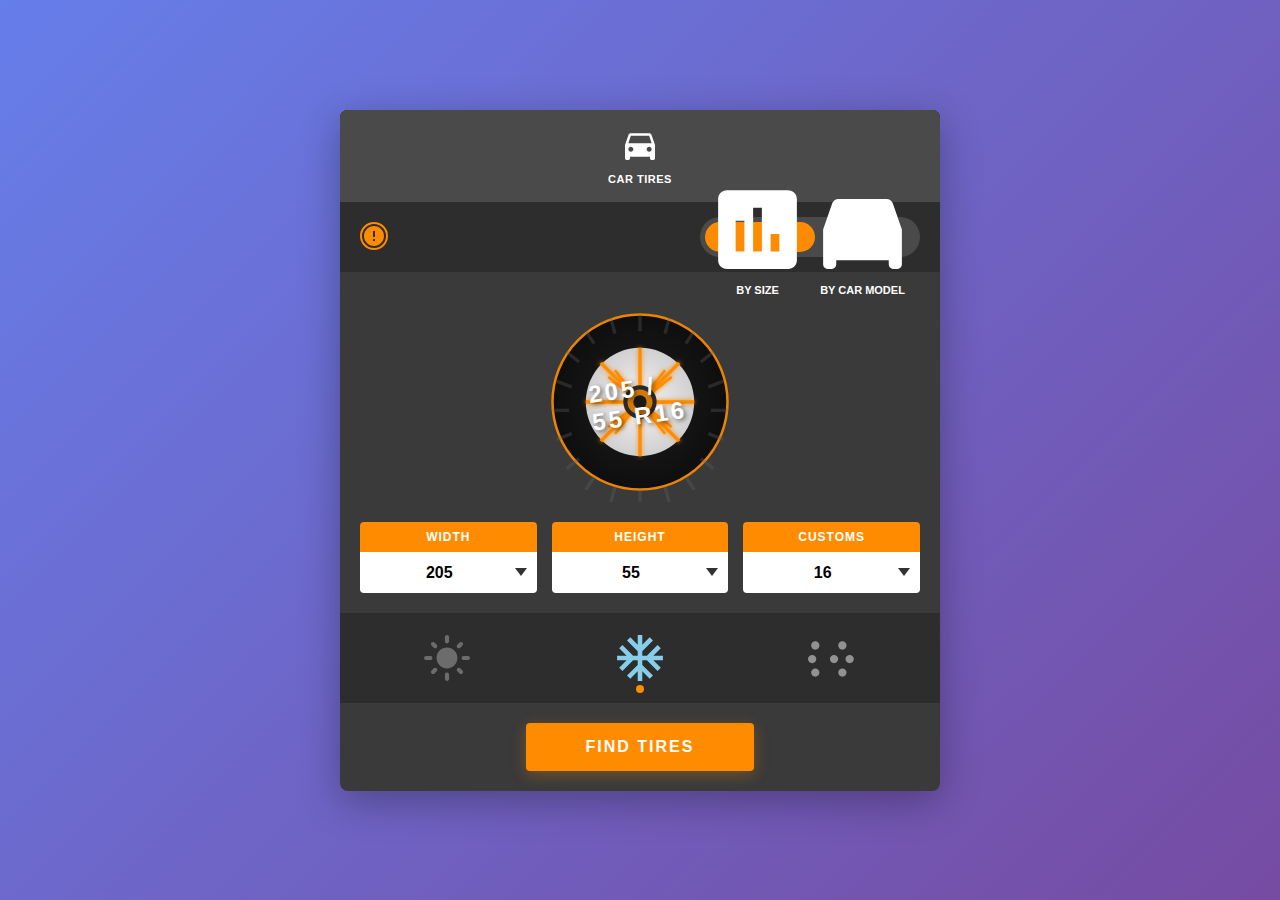
<file: clean-filter-design/index.html>
<!DOCTYPE html>
<html lang="en">
<head>
    <meta charset="UTF-8">
    <meta name="viewport" content="width=device-width, initial-scale=1.0">
    <title>Tire Filter</title>
    <link rel="stylesheet" href="style.css">
</head>
<body>
    <div class="filter-container">
        <!-- Header Section -->
        <div class="filter-header">
            <!-- Vehicle Type Selector - Only Car -->
            <div class="vehicle-selector">
                <div class="vehicle-option active">
                    <input type="radio" id="vehicle-car" name="vehicle-type" value="car" checked>
                    <label for="vehicle-car">
                        <span class="vehicle-icon car-icon"></span>
                        <span class="vehicle-label">CAR TIRES</span>
                    </label>
                </div>
            </div>

            <!-- Search Type Toggle -->
            <div class="search-toggle">
                <div class="help-icon-wrapper">
                    <button class="help-icon" title="How to find your tire size">
                        <svg viewBox="0 0 24 24" fill="currentColor">
                            <path d="M12 2C6.48 2 2 6.48 2 12s4.48 10 10 10 10-4.48 10-10S17.52 2 12 2zm1 15h-2v-2h2v2zm0-4h-2V7h2v6z"/>
                        </svg>
                    </button>
                </div>
                <div class="toggle-switch">
                    <input type="checkbox" id="search-type-toggle" class="toggle-input">
                    <label for="search-type-toggle" class="toggle-label">
                        <span class="toggle-slider"></span>
                        <span class="toggle-text-left">
                            <svg class="toggle-icon" viewBox="0 0 24 24" fill="currentColor">
                                <path d="M19 3H5c-1.1 0-2 .9-2 2v14c0 1.1.9 2 2 2h14c1.1 0 2-.9 2-2V5c0-1.1-.9-2-2-2zM9 17H7v-7h2v7zm4 0h-2V7h2v10zm4 0h-2v-4h2v4z"/>
                            </svg>
                            By Size
                        </span>
                        <span class="toggle-text-right">
                            <svg class="toggle-icon" viewBox="0 0 24 24" fill="currentColor">
                                <path d="M18.92 6.01C18.72 5.42 18.16 5 17.5 5h-11c-.66 0-1.21.42-1.42 1.01L3 12v8c0 .55.45 1 1 1h1c.55 0 1-.45 1-1v-1h12v1c0 .55.45 1 1 1h1c.55 0 1-.45 1-1v-8l-2.08-5.99z"/>
                            </svg>
                            By Car Model
                        </span>
                    </label>
                </div>
            </div>
        </div>

        <!-- Tire Visualization -->
        <div class="tire-display">
            <div class="tire-graphic">
                <svg class="tire-svg" viewBox="0 0 240 240">
                    <!-- Outer tire ring with gradient -->
                    <defs>
                        <radialGradient id="tireGradient">
                            <stop offset="0%" style="stop-color:#1a1a1a;stop-opacity:1" />
                            <stop offset="100%" style="stop-color:#0a0a0a;stop-opacity:1" />
                        </radialGradient>
                        <radialGradient id="rimGradient">
                            <stop offset="0%" style="stop-color:#f5f5f5;stop-opacity:1" />
                            <stop offset="100%" style="stop-color:#d0d0d0;stop-opacity:1" />
                        </radialGradient>
                        <filter id="glow">
                            <feGaussianBlur stdDeviation="3" result="coloredBlur"/>
                            <feMerge>
                                <feMergeNode in="coloredBlur"/>
                                <feMergeNode in="SourceGraphic"/>
                            </feMerge>
                        </filter>
                    </defs>

                    <!-- Tire outer circle -->
                    <circle cx="120" cy="120" r="105" fill="url(#tireGradient)" stroke="#ff8c00" stroke-width="3" opacity="0.9"/>

                    <!-- Tire treads -->
                    <g opacity="0.3">
                        <path d="M 120 15 L 120 35" stroke="#666" stroke-width="4"/>
                        <path d="M 155 20 L 150 38" stroke="#666" stroke-width="4"/>
                        <path d="M 185 35 L 175 50" stroke="#666" stroke-width="4"/>
                        <path d="M 208 60 L 193 72" stroke="#666" stroke-width="4"/>
                        <path d="M 220 95 L 202 102" stroke="#666" stroke-width="4"/>
                        <path d="M 225 130 L 205 130" stroke="#666" stroke-width="4"/>
                        <path d="M 220 165 L 202 158" stroke="#666" stroke-width="4"/>
                        <path d="M 208 200 L 193 188" stroke="#666" stroke-width="4"/>
                        <path d="M 185 225 L 175 210" stroke="#666" stroke-width="4"/>
                        <path d="M 155 240 L 150 222" stroke="#666" stroke-width="4"/>
                        <path d="M 120 245 L 120 225" stroke="#666" stroke-width="4"/>
                        <path d="M 85 240 L 90 222" stroke="#666" stroke-width="4"/>
                        <path d="M 55 225 L 65 210" stroke="#666" stroke-width="4"/>
                        <path d="M 32 200 L 47 188" stroke="#666" stroke-width="4"/>
                        <path d="M 20 165 L 38 158" stroke="#666" stroke-width="4"/>
                        <path d="M 15 130 L 35 130" stroke="#666" stroke-width="4"/>
                        <path d="M 20 95 L 38 102" stroke="#666" stroke-width="4"/>
                        <path d="M 32 60 L 47 72" stroke="#666" stroke-width="4"/>
                        <path d="M 55 35 L 65 50" stroke="#666" stroke-width="4"/>
                        <path d="M 85 20 L 90 38" stroke="#666" stroke-width="4"/>
                    </g>

                    <!-- Rim -->
                    <circle cx="120" cy="120" r="65" fill="url(#rimGradient)"/>

                    <!-- Rim spokes with glow -->
                    <g filter="url(#glow)">
                        <path d="M 120 55 L 120 185" stroke="#ff8c00" stroke-width="4"/>
                        <path d="M 55 120 L 185 120" stroke="#ff8c00" stroke-width="4"/>
                        <path d="M 73 73 L 167 167" stroke="#ff8c00" stroke-width="4"/>
                        <path d="M 167 73 L 73 167" stroke="#ff8c00" stroke-width="4"/>
                        <path d="M 82 90 L 158 150" stroke="#ff8c00" stroke-width="3"/>
                        <path d="M 158 90 L 82 150" stroke="#ff8c00" stroke-width="3"/>
                        <path d="M 90 82 L 150 158" stroke="#ff8c00" stroke-width="3"/>
                        <path d="M 150 82 L 90 158" stroke="#ff8c00" stroke-width="3"/>
                    </g>

                    <!-- Center hub -->
                    <circle cx="120" cy="120" r="20" fill="#2a2a2a"/>
                    <circle cx="120" cy="120" r="15" fill="#ff8c00" opacity="0.8"/>
                    <circle cx="120" cy="120" r="8" fill="#1a1a1a"/>
                </svg>
                <div class="tire-size-text">
                    <span class="size-highlight">205</span>
                    <span class="size-separator">/</span>
                    <span class="size-highlight">55</span>
                    <span class="size-separator">R</span>
                    <span class="size-highlight">16</span>
                </div>
            </div>
        </div>

        <!-- Size Selection Form -->
        <form class="size-form" id="tireSearchForm">
            <div class="form-fields">
                <div class="form-field">
                    <label for="width">WIDTH</label>
                    <select id="width" name="width">
                        <option value="175">175</option>
                        <option value="185">185</option>
                        <option value="195">195</option>
                        <option value="205" selected>205</option>
                        <option value="215">215</option>
                        <option value="225">225</option>
                        <option value="235">235</option>
                        <option value="245">245</option>
                        <option value="255">255</option>
                    </select>
                </div>
                <div class="form-field">
                    <label for="height">HEIGHT</label>
                    <select id="height" name="height">
                        <option value="40">40</option>
                        <option value="45">45</option>
                        <option value="50">50</option>
                        <option value="55" selected>55</option>
                        <option value="60">60</option>
                        <option value="65">65</option>
                        <option value="70">70</option>
                    </select>
                </div>
                <div class="form-field">
                    <label for="customs">CUSTOMS</label>
                    <select id="customs" name="customs">
                        <option value="15">15</option>
                        <option value="16" selected>16</option>
                        <option value="17">17</option>
                        <option value="18">18</option>
                        <option value="19">19</option>
                        <option value="20">20</option>
                    </select>
                </div>
            </div>

            <!-- Season Selector -->
            <div class="season-selector">
                <div class="season-option">
                    <input type="radio" id="season-summer" name="season" value="summer">
                    <label for="season-summer" class="season-label summer">
                        <span class="season-icon summer-icon"></span>
                    </label>
                </div>
                <div class="season-option">
                    <input type="radio" id="season-winter" name="season" value="winter" checked>
                    <label for="season-winter" class="season-label winter">
                        <span class="season-icon winter-icon"></span>
                    </label>
                </div>
                <div class="season-option">
                    <input type="radio" id="season-allseason" name="season" value="allseason">
                    <label for="season-allseason" class="season-label allseason">
                        <span class="season-icon allseason-icon"></span>
                    </label>
                </div>
            </div>

            <!-- Submit Button -->
            <div class="submit-section">
                <button type="submit" class="submit-btn">FIND TIRES</button>
            </div>
        </form>
    </div>

    <script src="script.js"></script>
</body>
</html>
</file>
<file: clean-filter-design/style.css>
/* Reset and Base Styles */
* {
    margin: 0;
    padding: 0;
    box-sizing: border-box;
}

body {
    font-family: 'Arial', sans-serif;
    background: linear-gradient(135deg, #667eea 0%, #764ba2 100%);
    min-height: 100vh;
    display: flex;
    align-items: center;
    justify-content: center;
    padding: 20px;
}

/* Main Filter Container */
.filter-container {
    background: #3a3a3a;
    border-radius: 8px;
    box-shadow: 0 10px 40px rgba(0, 0, 0, 0.3);
    max-width: 600px;
    width: 100%;
    overflow: hidden;
}

/* Header Section */
.filter-header {
    background: #2d2d2d;
    padding: 0;
    position: relative;
}

/* Vehicle Selector */
.vehicle-selector {
    display: flex;
    border-bottom: 2px solid #4a4a4a;
}

.vehicle-option {
    flex: 1;
    position: relative;
}

.vehicle-option input[type="radio"] {
    display: none;
}

.vehicle-option label {
    display: flex;
    flex-direction: column;
    align-items: center;
    padding: 15px 10px;
    cursor: pointer;
    transition: background 0.3s ease;
    gap: 8px;
}

.vehicle-option label:hover {
    background: #3d3d3d;
}

.vehicle-option.active label,
.vehicle-option input[type="radio"]:checked + label {
    background: #4a4a4a;
}

.vehicle-icon {
    width: 40px;
    height: 40px;
    background-size: contain;
    background-repeat: no-repeat;
    background-position: center;
    filter: brightness(0) invert(1);
}

.car-icon {
    background-image: url("data:image/svg+xml,%3Csvg xmlns='http://www.w3.org/2000/svg' viewBox='0 0 24 24' fill='%23ff8c00'%3E%3Cpath d='M18.92 6.01C18.72 5.42 18.16 5 17.5 5h-11c-.66 0-1.21.42-1.42 1.01L3 12v8c0 .55.45 1 1 1h1c.55 0 1-.45 1-1v-1h12v1c0 .55.45 1 1 1h1c.55 0 1-.45 1-1v-8l-2.08-5.99zM6.5 16c-.83 0-1.5-.67-1.5-1.5S5.67 13 6.5 13s1.5.67 1.5 1.5S7.33 16 6.5 16zm11 0c-.83 0-1.5-.67-1.5-1.5s.67-1.5 1.5-1.5 1.5.67 1.5 1.5-.67 1.5-1.5 1.5zM5 11l1.5-4.5h11L19 11H5z'/%3E%3C/svg%3E");
}

.motorcycle-icon {
    background-image: url("data:image/svg+xml,%3Csvg xmlns='http://www.w3.org/2000/svg' viewBox='0 0 24 24' fill='%23ffffff'%3E%3Cpath d='M12.72 11l-2-2h-.87l-.7-1.93c-.15-.42-.55-.7-.99-.7H4c-.55 0-1 .45-1 1s.45 1 1 1h3.43l.87 2.41H3c-.55 0-1 .45-1 1s.45 1 1 1h6c.36 0 .67-.19.85-.48l.99 1.48H9.5c-2.76 0-5 2.24-5 5s2.24 5 5 5 5-2.24 5-5c0-.77-.18-1.5-.49-2.15l1.92-2.88.94.94c.09.09.2.16.31.2l1.79.9c.49.25 1.09.05 1.35-.44.25-.49.05-1.09-.44-1.35l-1.79-.9zM9.5 20c-1.66 0-3-1.34-3-3s1.34-3 3-3 3 1.34 3 3-1.34 3-3 3zm9-8.5c-2.76 0-5 2.24-5 5s2.24 5 5 5 5-2.24 5-5-2.24-5-5-5zm0 8c-1.66 0-3-1.34-3-3s1.34-3 3-3 3 1.34 3 3-1.34 3-3 3z'/%3E%3C/svg%3E");
}

.transporter-icon {
    background-image: url("data:image/svg+xml,%3Csvg xmlns='http://www.w3.org/2000/svg' viewBox='0 0 24 24' fill='%23ffffff'%3E%3Cpath d='M20 8h-3V4H3c-1.1 0-2 .9-2 2v11h2c0 1.66 1.34 3 3 3s3-1.34 3-3h6c0 1.66 1.34 3 3 3s3-1.34 3-3h2v-5l-3-4zM6 18c-.55 0-1-.45-1-1s.45-1 1-1 1 .45 1 1-.45 1-1 1zm13.5-9l1.96 2.5H17V9h2.5zm-1.5 9c-.55 0-1-.45-1-1s.45-1 1-1 1 .45 1 1-.45 1-1 1z'/%3E%3C/svg%3E");
}

.vehicle-label {
    color: #ffffff;
    font-size: 11px;
    font-weight: 600;
    text-transform: uppercase;
    letter-spacing: 0.5px;
}

/* Search Toggle Section */
.search-toggle {
    display: flex;
    align-items: center;
    justify-content: space-between;
    padding: 15px 20px;
    background: #2d2d2d;
}

.help-icons {
    display: flex;
    gap: 10px;
}

.help-icon {
    width: 28px;
    height: 28px;
    border-radius: 50%;
    background: transparent;
    border: 2px solid #ff8c00;
    color: #ff8c00;
    font-weight: bold;
    cursor: pointer;
    transition: all 0.3s ease;
}

.help-icon:hover {
    background: #ff8c00;
    color: #fff;
}

.help-icon.service-help {
    border-color: #999;
    color: #999;
}

.help-icon.service-help:hover {
    background: #999;
    color: #fff;
}

/* Toggle Switch */
.toggle-switch {
    position: relative;
}

.toggle-input {
    display: none;
}

.toggle-label {
    display: flex;
    align-items: center;
    background: #4a4a4a;
    border-radius: 25px;
    padding: 5px;
    cursor: pointer;
    position: relative;
    width: 220px;
    height: 40px;
}

.toggle-slider {
    position: absolute;
    width: 110px;
    height: 30px;
    background: #ff8c00;
    border-radius: 20px;
    transition: transform 0.3s ease;
    left: 5px;
}

.toggle-input:checked + .toggle-label .toggle-slider {
    transform: translateX(105px);
}

.toggle-text-left,
.toggle-text-right {
    flex: 1;
    text-align: center;
    color: #fff;
    font-size: 11px;
    font-weight: 600;
    z-index: 1;
    transition: color 0.3s ease;
    text-transform: uppercase;
}

/* Tire Display */
.tire-display {
    padding: 30px 20px 20px;
    display: flex;
    justify-content: center;
    align-items: center;
    background: #3a3a3a;
}

.tire-graphic {
    position: relative;
    width: 200px;
    height: 200px;
}

.tire-svg {
    width: 100%;
    height: 100%;
}

.tire-size-text {
    position: absolute;
    top: 50%;
    left: 50%;
    transform: translate(-50%, -50%) rotate(-8deg);
    color: #fff;
    font-size: 24px;
    font-weight: bold;
    letter-spacing: 3px;
    text-shadow: 2px 2px 4px rgba(0, 0, 0, 0.5);
}

/* Size Form */
.size-form {
    padding: 0 20px 20px;
}

.form-fields {
    display: grid;
    grid-template-columns: repeat(3, 1fr);
    gap: 15px;
    margin-bottom: 20px;
}

.form-field {
    display: flex;
    flex-direction: column;
}

.form-field label {
    background: #ff8c00;
    color: #fff;
    padding: 8px;
    text-align: center;
    font-size: 12px;
    font-weight: bold;
    letter-spacing: 1px;
    border-radius: 4px 4px 0 0;
}

.form-field select {
    background: #fff;
    border: none;
    padding: 12px;
    font-size: 16px;
    font-weight: 600;
    text-align: center;
    cursor: pointer;
    border-radius: 0 0 4px 4px;
    outline: none;
    appearance: none;
    background-image: url("data:image/svg+xml,%3Csvg xmlns='http://www.w3.org/2000/svg' width='12' height='8' viewBox='0 0 12 8'%3E%3Cpath fill='%23333' d='M0 0l6 8 6-8z'/%3E%3C/svg%3E");
    background-repeat: no-repeat;
    background-position: right 10px center;
    padding-right: 30px;
}

/* Season Selector */
.season-selector {
    display: flex;
    justify-content: space-around;
    align-items: center;
    background: #2d2d2d;
    padding: 20px;
    margin: 0 -20px 20px;
    gap: 20px;
}

.season-option {
    flex: 1;
    display: flex;
    justify-content: center;
}

.season-option input[type="radio"] {
    display: none;
}

.season-label {
    display: flex;
    align-items: center;
    justify-content: center;
    cursor: pointer;
    position: relative;
}

.season-icon {
    width: 50px;
    height: 50px;
    background-size: contain;
    background-repeat: no-repeat;
    background-position: center;
    filter: grayscale(100%) brightness(0.7);
    transition: all 0.3s ease;
}

.season-option input[type="radio"]:checked + .season-label .season-icon {
    filter: grayscale(0%) brightness(1);
    transform: scale(1.1);
}

.season-label::after {
    content: '';
    position: absolute;
    bottom: -10px;
    left: 50%;
    transform: translateX(-50%);
    width: 8px;
    height: 8px;
    background: #ff8c00;
    border-radius: 50%;
    opacity: 0;
    transition: opacity 0.3s ease;
}

.season-option input[type="radio"]:checked + .season-label::after {
    opacity: 1;
}

.summer-icon {
    background-image: url("data:image/svg+xml,%3Csvg xmlns='http://www.w3.org/2000/svg' viewBox='0 0 24 24' fill='%23ff8c00'%3E%3Cpath d='M12 7c-2.76 0-5 2.24-5 5s2.24 5 5 5 5-2.24 5-5-2.24-5-5-5zM2 13h2c.55 0 1-.45 1-1s-.45-1-1-1H2c-.55 0-1 .45-1 1s.45 1 1 1zm18 0h2c.55 0 1-.45 1-1s-.45-1-1-1h-2c-.55 0-1 .45-1 1s.45 1 1 1zM11 2v2c0 .55.45 1 1 1s1-.45 1-1V2c0-.55-.45-1-1-1s-1 .45-1 1zm0 18v2c0 .55.45 1 1 1s1-.45 1-1v-2c0-.55-.45-1-1-1s-1 .45-1 1zM5.99 4.58c-.39-.39-1.03-.39-1.41 0-.39.39-.39 1.03 0 1.41l1.06 1.06c.39.39 1.03.39 1.41 0s.39-1.03 0-1.41L5.99 4.58zm12.37 12.37c-.39-.39-1.03-.39-1.41 0-.39.39-.39 1.03 0 1.41l1.06 1.06c.39.39 1.03.39 1.41 0 .39-.39.39-1.03 0-1.41l-1.06-1.06zm1.06-10.96c.39-.39.39-1.03 0-1.41-.39-.39-1.03-.39-1.41 0l-1.06 1.06c-.39.39-.39 1.03 0 1.41s1.03.39 1.41 0l1.06-1.06zM7.05 18.36c.39-.39.39-1.03 0-1.41-.39-.39-1.03-.39-1.41 0l-1.06 1.06c-.39.39-.39 1.03 0 1.41s1.03.39 1.41 0l1.06-1.06z'/%3E%3C/svg%3E");
}

.winter-icon {
    background-image: url("data:image/svg+xml,%3Csvg xmlns='http://www.w3.org/2000/svg' viewBox='0 0 24 24' fill='%2387ceeb'%3E%3Cpath d='M22 11h-4.17l3.24-3.24-1.41-1.42L15 11h-2V9l4.66-4.66-1.42-1.41L13 6.17V2h-2v4.17L7.76 2.93 6.34 4.34 11 9v2H9L4.34 6.34 2.93 7.76 6.17 11H2v2h4.17l-3.24 3.24 1.41 1.42L9 13h2v2l-4.66 4.66 1.42 1.41L11 17.83V22h2v-4.17l3.24 3.24 1.42-1.41L13 15v-2h2l4.66 4.66 1.41-1.42L17.83 13H22v-2z'/%3E%3C/svg%3E");
}

.allseason-icon {
    background-image: url("data:image/svg+xml,%3Csvg xmlns='http://www.w3.org/2000/svg' viewBox='0 0 24 24' fill='%23ffd700'%3E%3Cpath d='M14.5 12.5c0-1.1-.9-2-2-2s-2 .9-2 2 .9 2 2 2 2-.9 2-2zm7.5 0c0-1.1-.9-2-2-2s-2 .9-2 2 .9 2 2 2 2-.9 2-2zm-18 0c0-1.1-.9-2-2-2s-2 .9-2 2 .9 2 2 2 2-.9 2-2zm14.5-6.5c0-1.1-.9-2-2-2s-2 .9-2 2 .9 2 2 2 2-.9 2-2zm0 13c0-1.1-.9-2-2-2s-2 .9-2 2 .9 2 2 2 2-.9 2-2zm-13 0c0-1.1-.9-2-2-2s-2 .9-2 2 .9 2 2 2 2-.9 2-2zm0-13c0-1.1-.9-2-2-2s-2 .9-2 2 .9 2 2 2 2-.9 2-2z'/%3E%3C/svg%3E");
}

/* Submit Section */
.submit-section {
    text-align: center;
}

.submit-btn {
    background: #ff8c00;
    color: #fff;
    border: none;
    padding: 15px 60px;
    font-size: 16px;
    font-weight: bold;
    letter-spacing: 2px;
    border-radius: 4px;
    cursor: pointer;
    transition: all 0.3s ease;
    text-transform: uppercase;
    box-shadow: 0 4px 15px rgba(255, 140, 0, 0.3);
}

.submit-btn:hover {
    background: #ff9d1f;
    transform: translateY(-2px);
    box-shadow: 0 6px 20px rgba(255, 140, 0, 0.4);
}

.submit-btn:active {
    transform: translateY(0);
    box-shadow: 0 2px 10px rgba(255, 140, 0, 0.3);
}

/* Responsive Design */
@media (max-width: 600px) {
    .filter-container {
        margin: 10px;
    }

    .vehicle-label {
        font-size: 9px;
    }

    .vehicle-icon {
        width: 30px;
        height: 30px;
    }

    .toggle-label {
        width: 180px;
    }

    .toggle-slider {
        width: 90px;
    }

    .toggle-input:checked + .toggle-label .toggle-slider {
        transform: translateX(85px);
    }

    .toggle-text-left,
    .toggle-text-right {
        font-size: 9px;
    }

    .tire-graphic {
        width: 150px;
        height: 150px;
    }

    .tire-size-text {
        font-size: 18px;
    }

    .form-fields {
        grid-template-columns: 1fr;
    }

    .submit-btn {
        width: 100%;
    }
}
</file>
